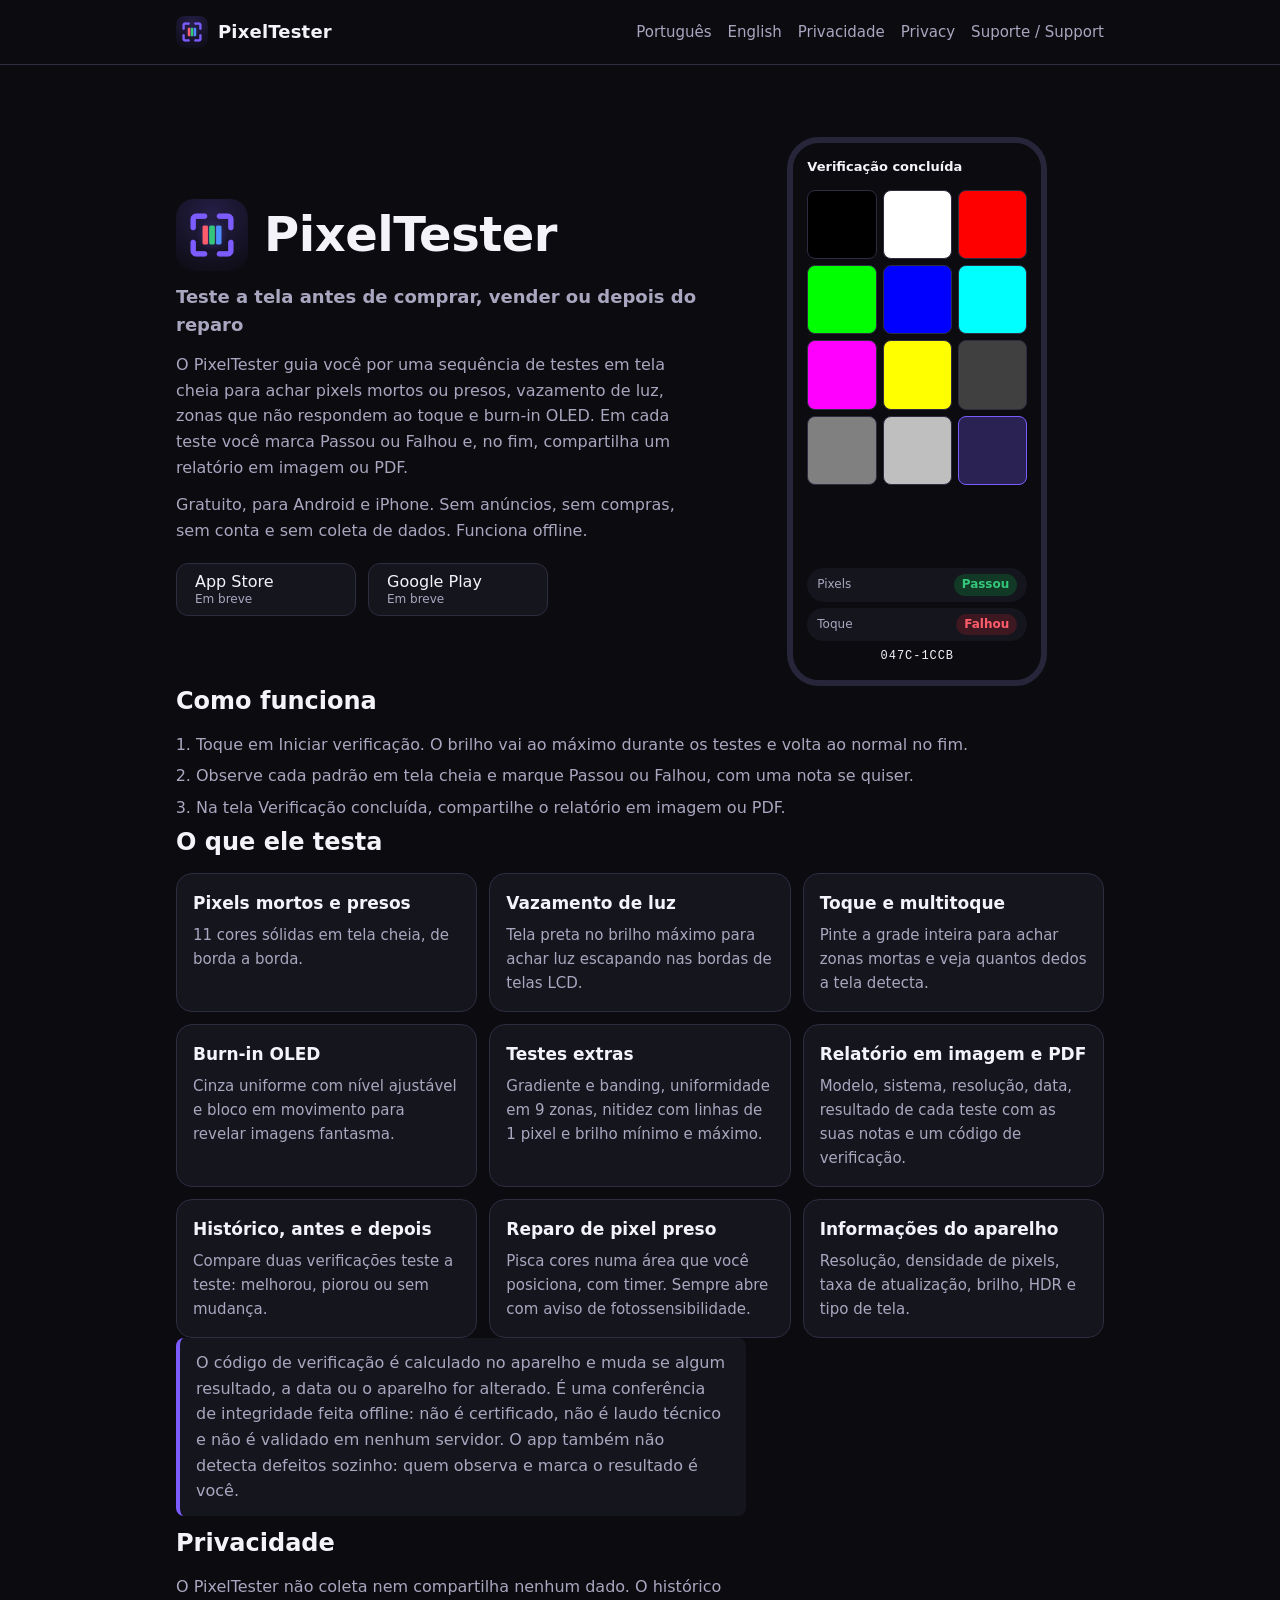
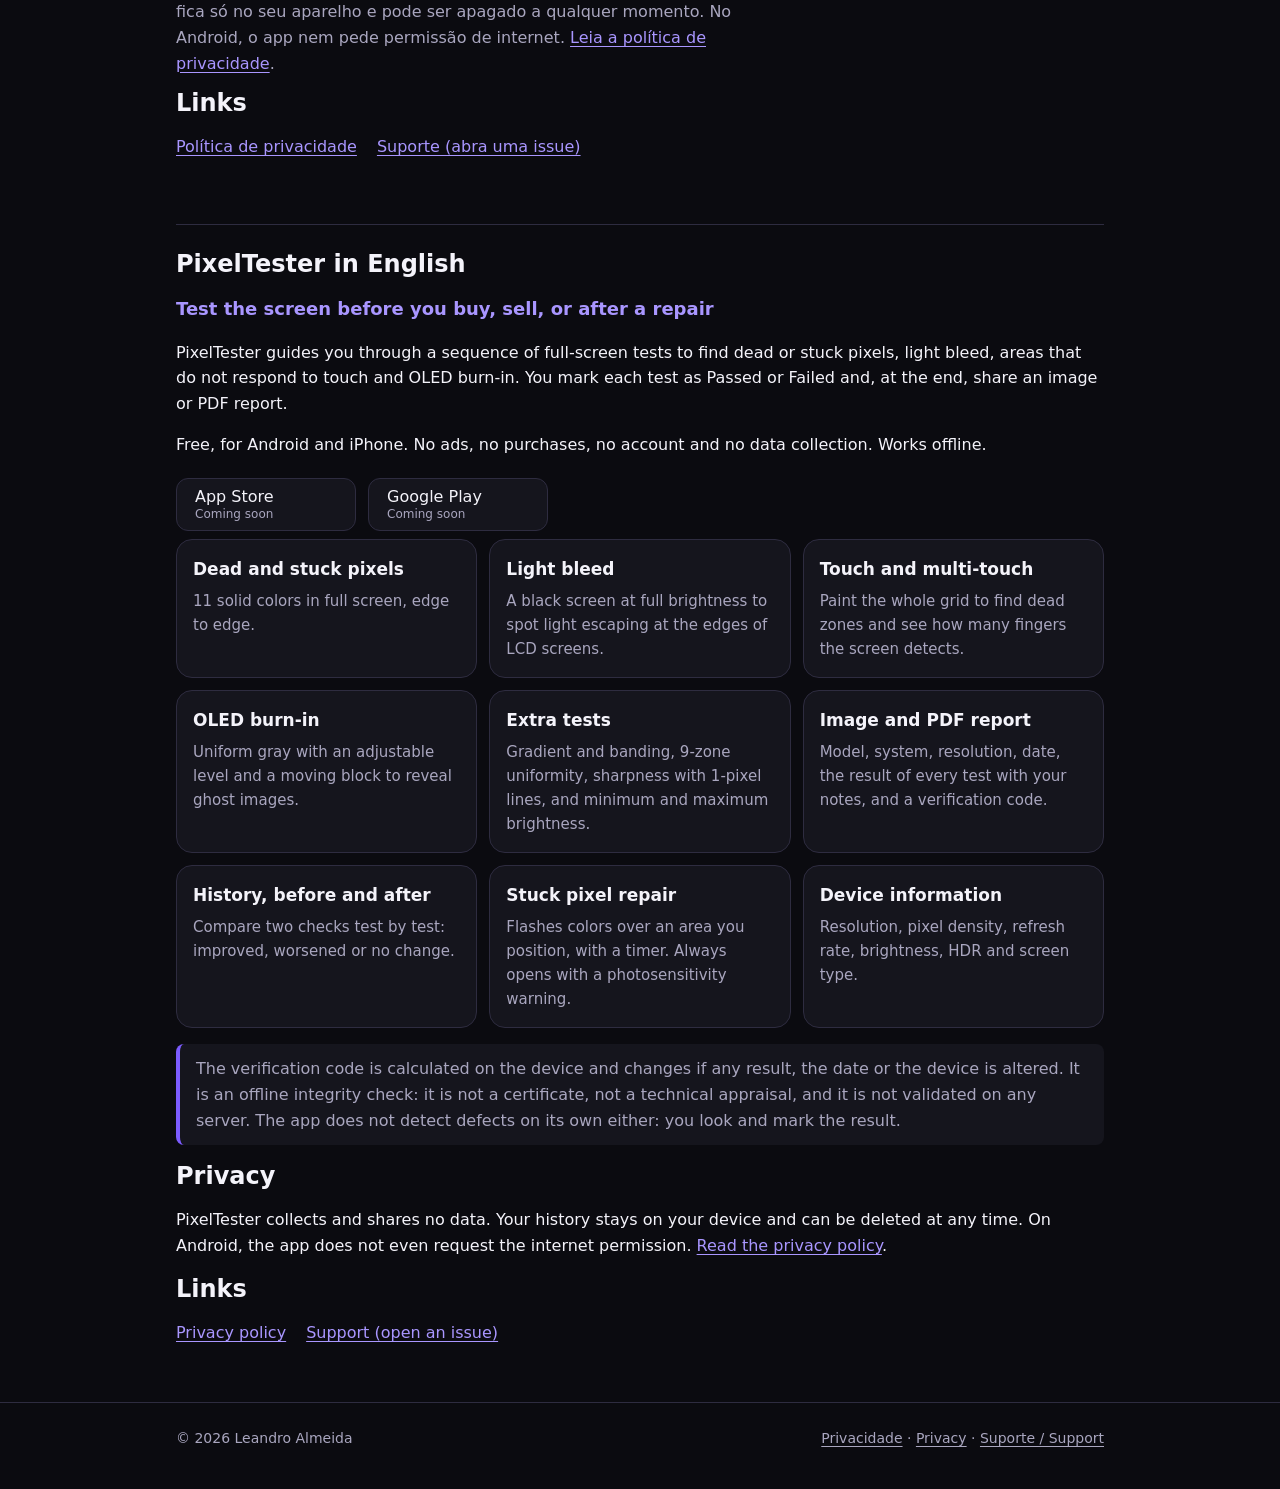
<file: index.html>
<!doctype html>
<html lang="pt-BR">
<head>
  <meta charset="utf-8">
  <meta name="viewport" content="width=device-width, initial-scale=1">
  <meta http-equiv="Content-Security-Policy" content="default-src 'none'; style-src 'self'; img-src 'self'; base-uri 'none'; form-action 'none'">
  <meta name="referrer" content="no-referrer">
  <meta name="color-scheme" content="dark">
  <meta name="theme-color" content="#0B0B10">
  <title>PixelTester · Teste de tela para Android e iPhone</title>
  <meta name="description" content="PixelTester: verificação guiada da tela do celular (pixels mortos e presos, vazamento de luz, toque, multitoque e burn-in) com relatório em imagem ou PDF. Gratuito, sem anúncios, sem conta e sem coleta de dados.">
  <link rel="icon" href="icon.png" type="image/png">
  <link rel="alternate" hreflang="en" href="#en">
  <link rel="stylesheet" href="styles.css">
</head>
<body>
  <a class="skip" href="#pt">Ir para o conteúdo</a>
  <header class="site-header">
    <div class="wrap">
      <a class="brand" href="./" aria-current="page"><img src="icon.png" alt="" width="32" height="32">PixelTester</a>
      <nav class="nav" aria-label="Principal / Main">
        <a href="#pt">Português</a>
        <a href="#en" hreflang="en" lang="en">English</a>
        <a href="privacidade.html">Privacidade</a>
        <a href="privacy.html" hreflang="en" lang="en">Privacy</a>
        <a href="https://github.com/leandro-as/pixeltester-site/issues">Suporte / Support</a>
      </nav>
    </div>
  </header>

  <main>
    <div class="wrap">
      <section class="hero lang-block" id="pt" lang="pt-BR">
        <div class="hero-grid">
          <div>
            <div class="hero-title">
              <img src="icon.png" alt="Ícone do PixelTester" width="72" height="72">
              <h1>PixelTester</h1>
            </div>
            <p class="tagline">Teste a tela antes de comprar, vender ou depois do reparo</p>
            <p>O PixelTester guia você por uma sequência de testes em tela cheia para achar pixels mortos ou presos, vazamento de luz, zonas que não respondem ao toque e burn-in OLED. Em cada teste você marca Passou ou Falhou e, no fim, compartilha um relatório em imagem ou PDF.</p>
            <p>Gratuito, para Android e iPhone. Sem anúncios, sem compras, sem conta e sem coleta de dados. Funciona offline.</p>
            <div class="stores">
              <span class="button" aria-disabled="true">App Store <small>Em breve</small></span>
              <span class="button" aria-disabled="true">Google Play <small>Em breve</small></span>
            </div>
          </div>
          <div class="phone" role="img" aria-label="Ilustração do app: as 11 cores do teste de pixels, dois resultados e um código de verificação">
            <div class="phone-head">Verificação concluída</div>
            <div class="swatches" aria-hidden="true">
              <span></span><span></span><span></span><span></span><span></span><span></span>
              <span></span><span></span><span></span><span></span><span></span><span></span>
            </div>
            <div class="phone-result" aria-hidden="true">
              <div class="pill">Pixels <b class="ok">Passou</b></div>
              <div class="pill">Toque <b class="bad">Falhou</b></div>
              <div class="code">047C-1CCB</div>
            </div>
          </div>
        </div>

        <h2>Como funciona</h2>
        <ol class="steps">
          <li>Toque em Iniciar verificação. O brilho vai ao máximo durante os testes e volta ao normal no fim.</li>
          <li>Observe cada padrão em tela cheia e marque Passou ou Falhou, com uma nota se quiser.</li>
          <li>Na tela Verificação concluída, compartilhe o relatório em imagem ou PDF.</li>
        </ol>

        <h2>O que ele testa</h2>
        <ul class="features">
          <li><h3>Pixels mortos e presos</h3><p>11 cores sólidas em tela cheia, de borda a borda.</p></li>
          <li><h3>Vazamento de luz</h3><p>Tela preta no brilho máximo para achar luz escapando nas bordas de telas LCD.</p></li>
          <li><h3>Toque e multitoque</h3><p>Pinte a grade inteira para achar zonas mortas e veja quantos dedos a tela detecta.</p></li>
          <li><h3>Burn-in OLED</h3><p>Cinza uniforme com nível ajustável e bloco em movimento para revelar imagens fantasma.</p></li>
          <li><h3>Testes extras</h3><p>Gradiente e banding, uniformidade em 9 zonas, nitidez com linhas de 1 pixel e brilho mínimo e máximo.</p></li>
          <li><h3>Relatório em imagem e PDF</h3><p>Modelo, sistema, resolução, data, resultado de cada teste com as suas notas e um código de verificação.</p></li>
          <li><h3>Histórico, antes e depois</h3><p>Compare duas verificações teste a teste: melhorou, piorou ou sem mudança.</p></li>
          <li><h3>Reparo de pixel preso</h3><p>Pisca cores numa área que você posiciona, com timer. Sempre abre com aviso de fotossensibilidade.</p></li>
          <li><h3>Informações do aparelho</h3><p>Resolução, densidade de pixels, taxa de atualização, brilho, HDR e tipo de tela.</p></li>
        </ul>

        <p class="note">O código de verificação é calculado no aparelho e muda se algum resultado, a data ou o aparelho for alterado. É uma conferência de integridade feita offline: não é certificado, não é laudo técnico e não é validado em nenhum servidor. O app também não detecta defeitos sozinho: quem observa e marca o resultado é você.</p>

        <h2>Privacidade</h2>
        <p>O PixelTester não coleta nem compartilha nenhum dado. O histórico fica só no seu aparelho e pode ser apagado a qualquer momento. No Android, o app nem pede permissão de internet. <a href="privacidade.html">Leia a política de privacidade</a>.</p>

        <h2>Links</h2>
        <ul class="links">
          <li><a href="privacidade.html">Política de privacidade</a></li>
          <li><a href="https://github.com/leandro-as/pixeltester-site/issues">Suporte (abra uma issue)</a></li>
        </ul>
      </section>

      <section class="lang-block" id="en" lang="en">
        <h2>PixelTester in English</h2>
        <p class="tagline">Test the screen before you buy, sell, or after a repair</p>
        <p>PixelTester guides you through a sequence of full-screen tests to find dead or stuck pixels, light bleed, areas that do not respond to touch and OLED burn-in. You mark each test as Passed or Failed and, at the end, share an image or PDF report.</p>
        <p>Free, for Android and iPhone. No ads, no purchases, no account and no data collection. Works offline.</p>
        <div class="stores">
          <span class="button" aria-disabled="true">App Store <small>Coming soon</small></span>
          <span class="button" aria-disabled="true">Google Play <small>Coming soon</small></span>
        </div>

        <ul class="features">
          <li><h3>Dead and stuck pixels</h3><p>11 solid colors in full screen, edge to edge.</p></li>
          <li><h3>Light bleed</h3><p>A black screen at full brightness to spot light escaping at the edges of LCD screens.</p></li>
          <li><h3>Touch and multi-touch</h3><p>Paint the whole grid to find dead zones and see how many fingers the screen detects.</p></li>
          <li><h3>OLED burn-in</h3><p>Uniform gray with an adjustable level and a moving block to reveal ghost images.</p></li>
          <li><h3>Extra tests</h3><p>Gradient and banding, 9-zone uniformity, sharpness with 1-pixel lines, and minimum and maximum brightness.</p></li>
          <li><h3>Image and PDF report</h3><p>Model, system, resolution, date, the result of every test with your notes, and a verification code.</p></li>
          <li><h3>History, before and after</h3><p>Compare two checks test by test: improved, worsened or no change.</p></li>
          <li><h3>Stuck pixel repair</h3><p>Flashes colors over an area you position, with a timer. Always opens with a photosensitivity warning.</p></li>
          <li><h3>Device information</h3><p>Resolution, pixel density, refresh rate, brightness, HDR and screen type.</p></li>
        </ul>

        <p class="note">The verification code is calculated on the device and changes if any result, the date or the device is altered. It is an offline integrity check: it is not a certificate, not a technical appraisal, and it is not validated on any server. The app does not detect defects on its own either: you look and mark the result.</p>

        <h2>Privacy</h2>
        <p>PixelTester collects and shares no data. Your history stays on your device and can be deleted at any time. On Android, the app does not even request the internet permission. <a href="privacy.html">Read the privacy policy</a>.</p>

        <h2>Links</h2>
        <ul class="links">
          <li><a href="privacy.html">Privacy policy</a></li>
          <li><a href="https://github.com/leandro-as/pixeltester-site/issues">Support (open an issue)</a></li>
        </ul>
      </section>
    </div>
  </main>

  <footer class="site-footer">
    <div class="wrap">
      <span>© 2026 Leandro Almeida</span>
      <span><a href="privacidade.html">Privacidade</a> · <a href="privacy.html" hreflang="en" lang="en">Privacy</a> · <a href="https://github.com/leandro-as/pixeltester-site/issues">Suporte / Support</a></span>
    </div>
  </footer>
</body>
</html>
</file>
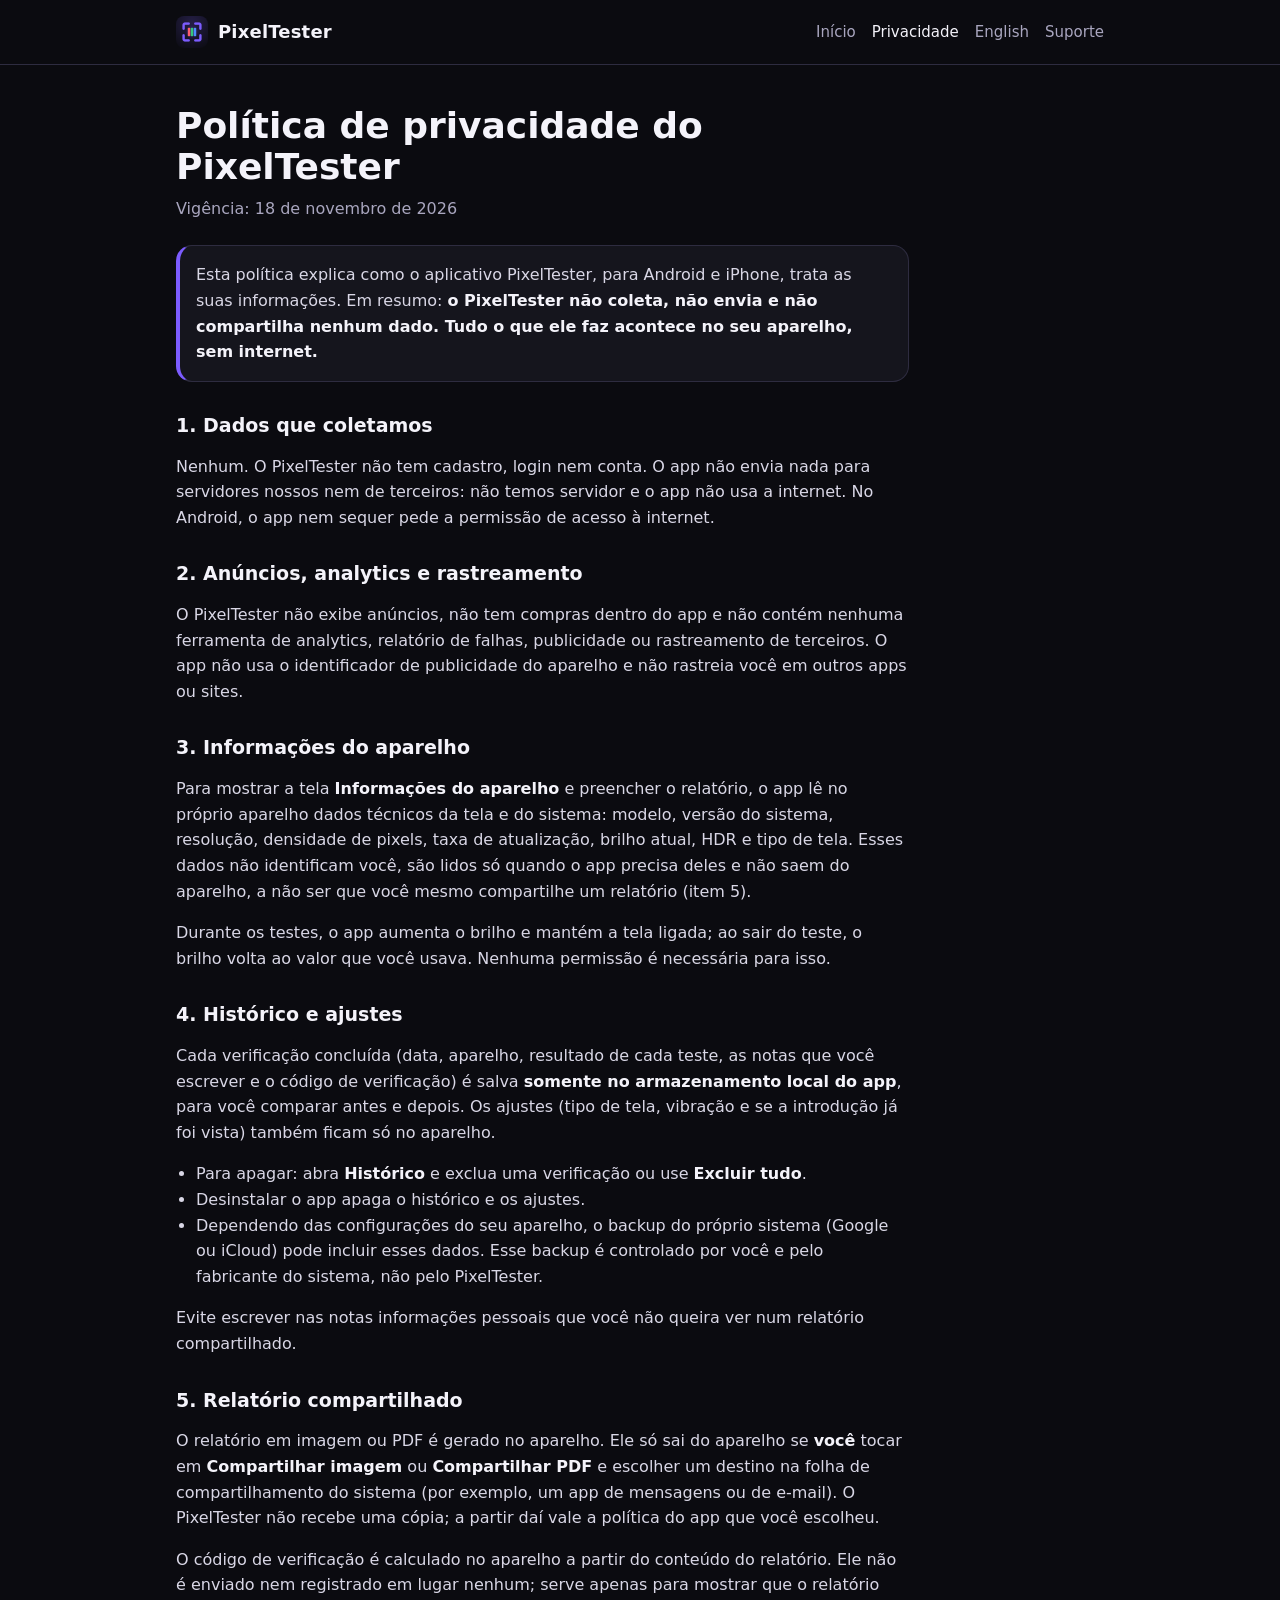
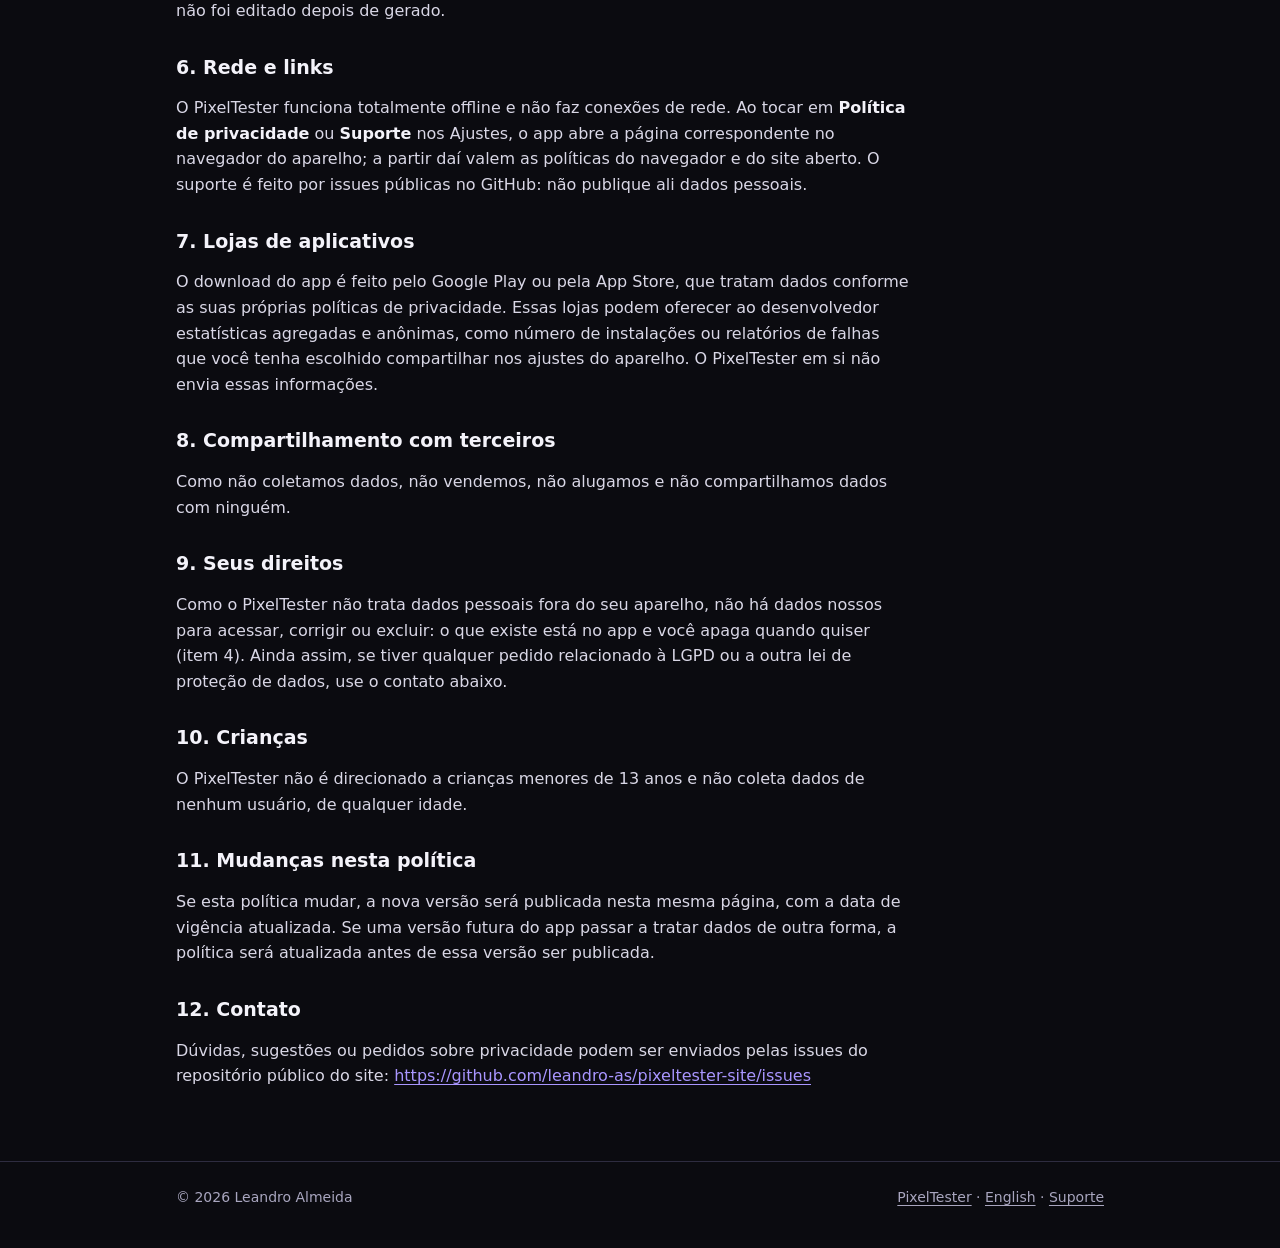
<file: privacidade.html>
<!doctype html>
<html lang="pt-BR">
<head>
  <meta charset="utf-8">
  <meta name="viewport" content="width=device-width, initial-scale=1">
  <meta http-equiv="Content-Security-Policy" content="default-src 'none'; style-src 'self'; img-src 'self'; base-uri 'none'; form-action 'none'">
  <meta name="referrer" content="no-referrer">
  <meta name="color-scheme" content="dark">
  <meta name="theme-color" content="#0B0B10">
  <title>Política de privacidade · PixelTester</title>
  <meta name="description" content="Política de privacidade do PixelTester: o app não coleta, não envia e não compartilha nenhum dado.">
  <link rel="icon" href="icon.png" type="image/png">
  <link rel="alternate" hreflang="en" href="privacy.html">
  <link rel="stylesheet" href="styles.css">
</head>
<body>
  <header class="site-header">
    <div class="wrap">
      <a class="brand" href="./"><img src="icon.png" alt="" width="32" height="32">PixelTester</a>
      <nav class="nav" aria-label="Principal">
        <a href="./#pt">Início</a>
        <a href="privacidade.html" aria-current="page">Privacidade</a>
        <a href="privacy.html" hreflang="en" lang="en">English</a>
        <a href="https://github.com/leandro-as/pixeltester-site/issues">Suporte</a>
      </nav>
    </div>
  </header>

  <main>
    <div class="wrap">
      <article class="doc">
        <h1>Política de privacidade do PixelTester</h1>
        <p class="meta">Vigência: 18 de novembro de 2026</p>

        <div class="summary">
          <p>Esta política explica como o aplicativo PixelTester, para Android e iPhone, trata as suas informações. Em resumo: <strong>o PixelTester não coleta, não envia e não compartilha nenhum dado. Tudo o que ele faz acontece no seu aparelho, sem internet.</strong></p>
        </div>
        <h2>1. Dados que coletamos</h2>
        <p>Nenhum. O PixelTester não tem cadastro, login nem conta. O app não envia nada para servidores nossos nem de terceiros: não temos servidor e o app não usa a internet. No Android, o app nem sequer pede a permissão de acesso à internet.</p>
        <h2>2. Anúncios, analytics e rastreamento</h2>
        <p>O PixelTester não exibe anúncios, não tem compras dentro do app e não contém nenhuma ferramenta de analytics, relatório de falhas, publicidade ou rastreamento de terceiros. O app não usa o identificador de publicidade do aparelho e não rastreia você em outros apps ou sites.</p>
        <h2>3. Informações do aparelho</h2>
        <p>Para mostrar a tela <strong>Informações do aparelho</strong> e preencher o relatório, o app lê no próprio aparelho dados técnicos da tela e do sistema: modelo, versão do sistema, resolução, densidade de pixels, taxa de atualização, brilho atual, HDR e tipo de tela. Esses dados não identificam você, são lidos só quando o app precisa deles e não saem do aparelho, a não ser que você mesmo compartilhe um relatório (item 5).</p>
        <p>Durante os testes, o app aumenta o brilho e mantém a tela ligada; ao sair do teste, o brilho volta ao valor que você usava. Nenhuma permissão é necessária para isso.</p>
        <h2>4. Histórico e ajustes</h2>
        <p>Cada verificação concluída (data, aparelho, resultado de cada teste, as notas que você escrever e o código de verificação) é salva <strong>somente no armazenamento local do app</strong>, para você comparar antes e depois. Os ajustes (tipo de tela, vibração e se a introdução já foi vista) também ficam só no aparelho.</p>
        <ul>
          <li>Para apagar: abra <strong>Histórico</strong> e exclua uma verificação ou use <strong>Excluir tudo</strong>.</li>
          <li>Desinstalar o app apaga o histórico e os ajustes.</li>
          <li>Dependendo das configurações do seu aparelho, o backup do próprio sistema (Google ou iCloud) pode incluir esses dados. Esse backup é controlado por você e pelo fabricante do sistema, não pelo PixelTester.</li>
        </ul>
        <p>Evite escrever nas notas informações pessoais que você não queira ver num relatório compartilhado.</p>
        <h2>5. Relatório compartilhado</h2>
        <p>O relatório em imagem ou PDF é gerado no aparelho. Ele só sai do aparelho se <strong>você</strong> tocar em <strong>Compartilhar imagem</strong> ou <strong>Compartilhar PDF</strong> e escolher um destino na folha de compartilhamento do sistema (por exemplo, um app de mensagens ou de e-mail). O PixelTester não recebe uma cópia; a partir daí vale a política do app que você escolheu.</p>
        <p>O código de verificação é calculado no aparelho a partir do conteúdo do relatório. Ele não é enviado nem registrado em lugar nenhum; serve apenas para mostrar que o relatório não foi editado depois de gerado.</p>
        <h2>6. Rede e links</h2>
        <p>O PixelTester funciona totalmente offline e não faz conexões de rede. Ao tocar em <strong>Política de privacidade</strong> ou <strong>Suporte</strong> nos Ajustes, o app abre a página correspondente no navegador do aparelho; a partir daí valem as políticas do navegador e do site aberto. O suporte é feito por issues públicas no GitHub: não publique ali dados pessoais.</p>
        <h2>7. Lojas de aplicativos</h2>
        <p>O download do app é feito pelo Google Play ou pela App Store, que tratam dados conforme as suas próprias políticas de privacidade. Essas lojas podem oferecer ao desenvolvedor estatísticas agregadas e anônimas, como número de instalações ou relatórios de falhas que você tenha escolhido compartilhar nos ajustes do aparelho. O PixelTester em si não envia essas informações.</p>
        <h2>8. Compartilhamento com terceiros</h2>
        <p>Como não coletamos dados, não vendemos, não alugamos e não compartilhamos dados com ninguém.</p>
        <h2>9. Seus direitos</h2>
        <p>Como o PixelTester não trata dados pessoais fora do seu aparelho, não há dados nossos para acessar, corrigir ou excluir: o que existe está no app e você apaga quando quiser (item 4). Ainda assim, se tiver qualquer pedido relacionado à LGPD ou a outra lei de proteção de dados, use o contato abaixo.</p>
        <h2>10. Crianças</h2>
        <p>O PixelTester não é direcionado a crianças menores de 13 anos e não coleta dados de nenhum usuário, de qualquer idade.</p>
        <h2>11. Mudanças nesta política</h2>
        <p>Se esta política mudar, a nova versão será publicada nesta mesma página, com a data de vigência atualizada. Se uma versão futura do app passar a tratar dados de outra forma, a política será atualizada antes de essa versão ser publicada.</p>
        <h2>12. Contato</h2>
        <p>Dúvidas, sugestões ou pedidos sobre privacidade podem ser enviados pelas issues do repositório público do site: <a href="https://github.com/leandro-as/pixeltester-site/issues">https://github.com/leandro-as/pixeltester-site/issues</a></p>
      </article>
    </div>
  </main>

  <footer class="site-footer">
    <div class="wrap">
      <span>© 2026 Leandro Almeida</span>
      <span><a href="./">PixelTester</a> · <a href="privacy.html" hreflang="en" lang="en">English</a> · <a href="https://github.com/leandro-as/pixeltester-site/issues">Suporte</a></span>
    </div>
  </footer>
</body>
</html>
</file>
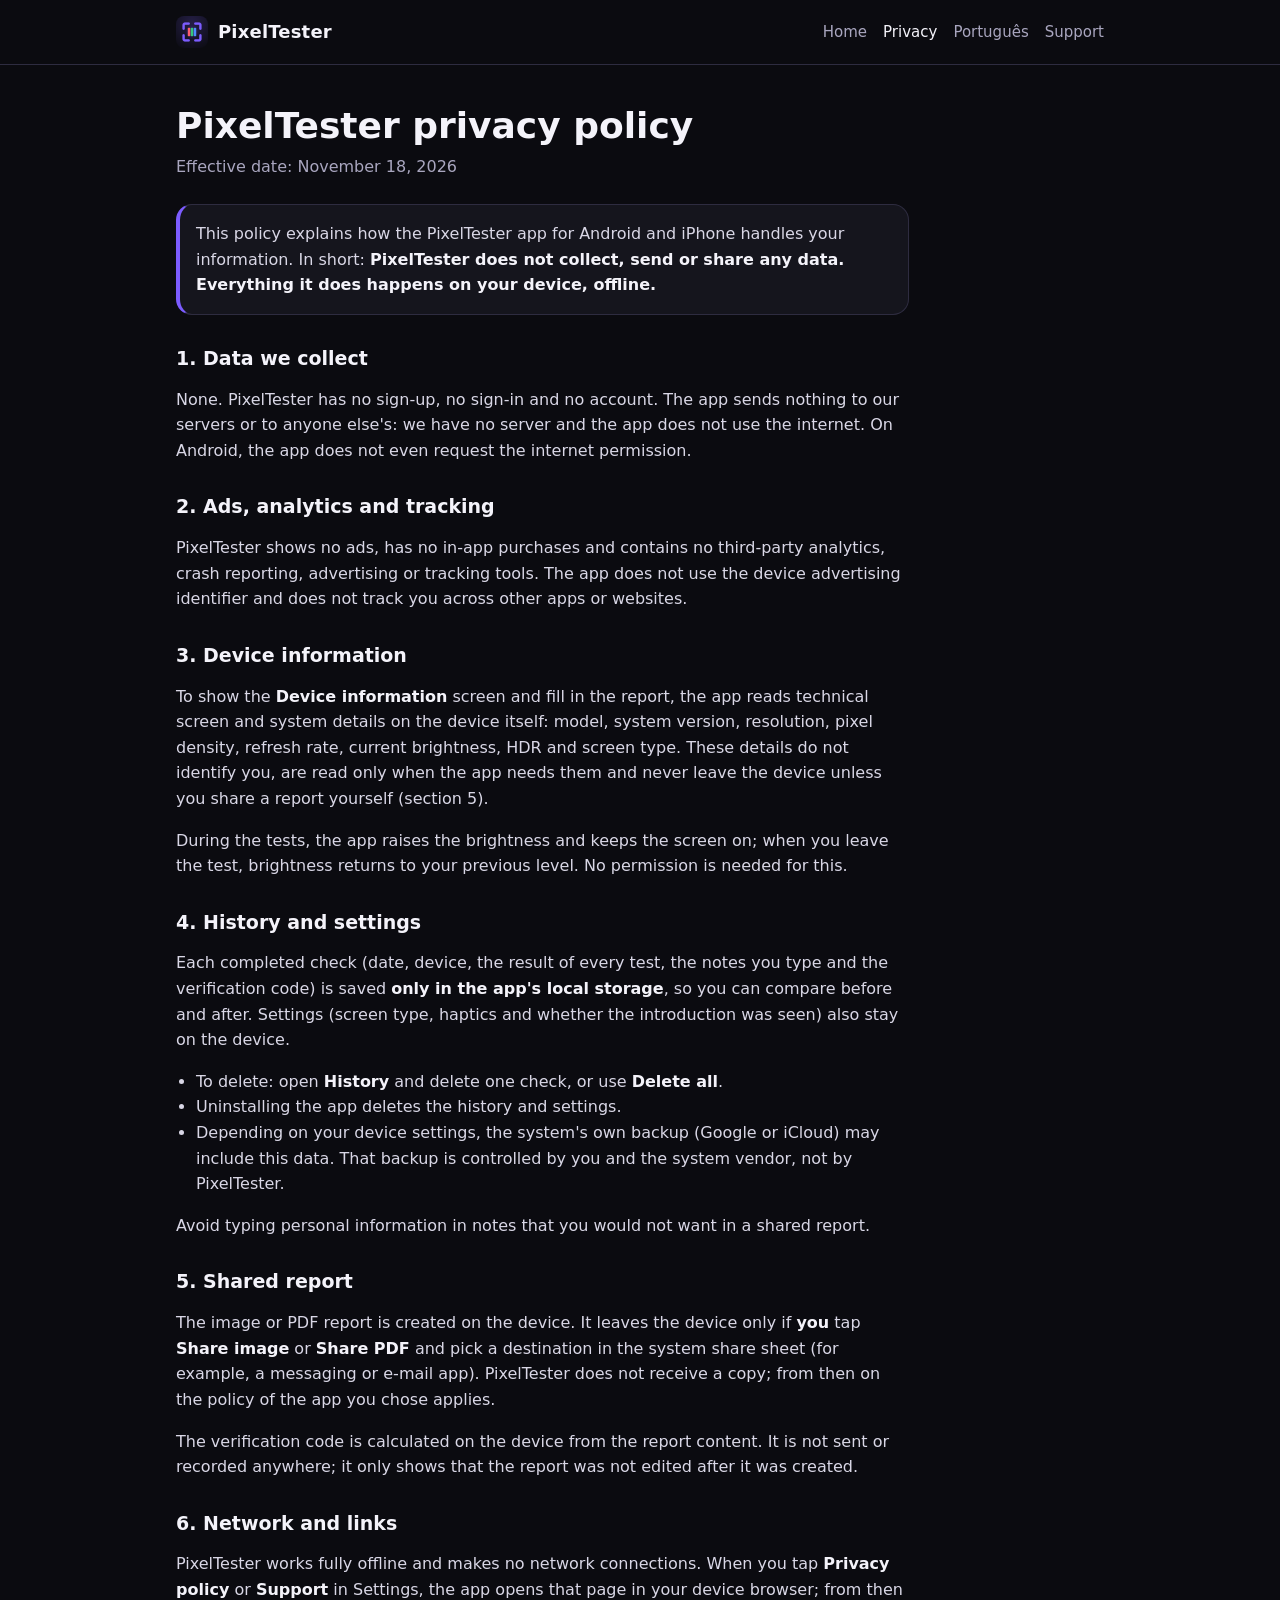
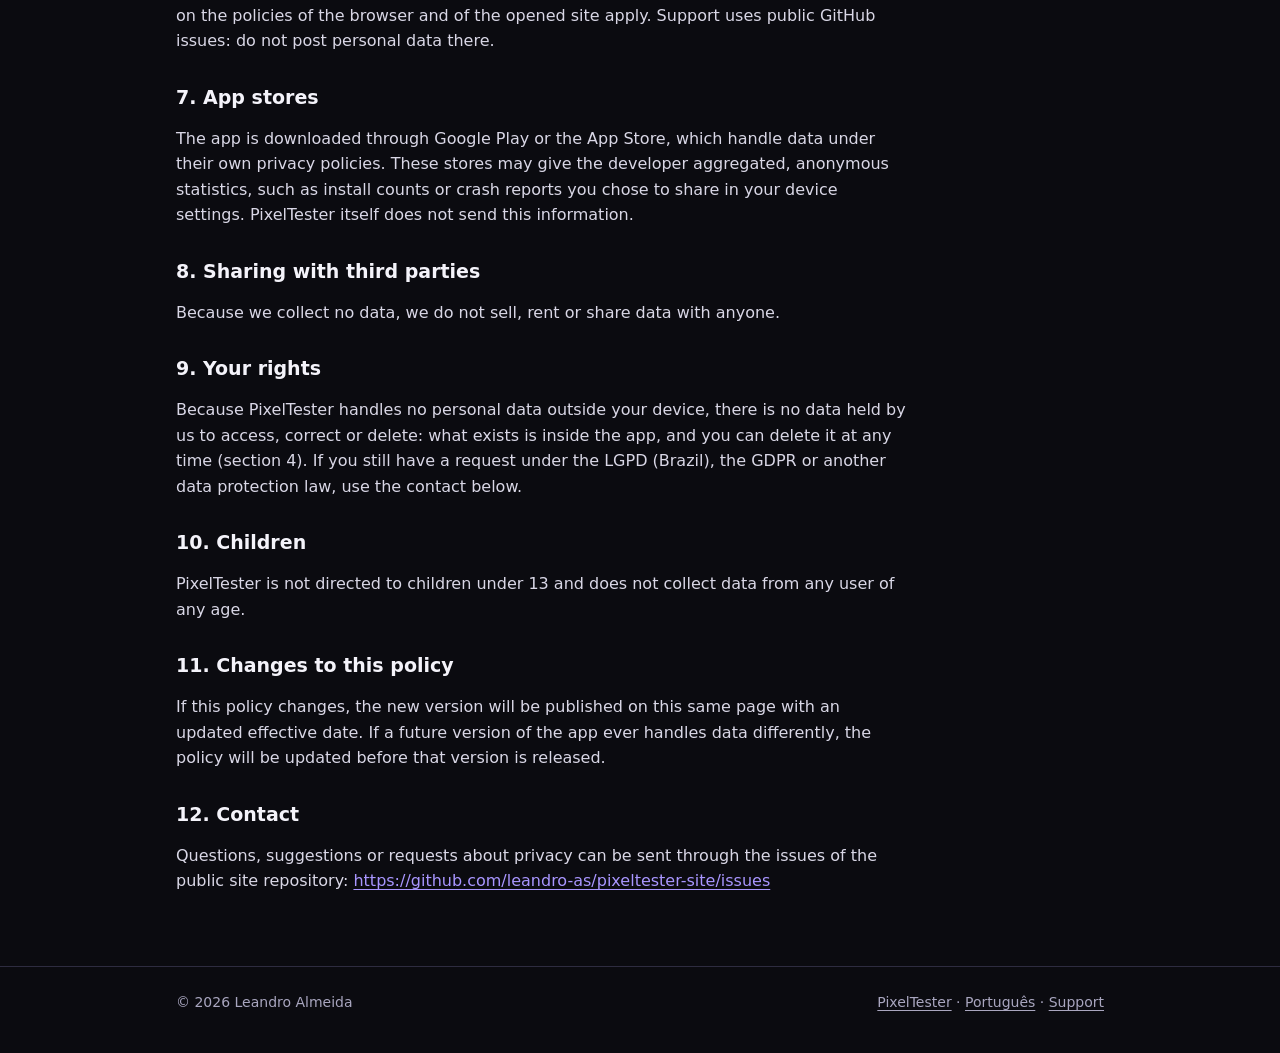
<file: privacy.html>
<!doctype html>
<html lang="en">
<head>
  <meta charset="utf-8">
  <meta name="viewport" content="width=device-width, initial-scale=1">
  <meta http-equiv="Content-Security-Policy" content="default-src 'none'; style-src 'self'; img-src 'self'; base-uri 'none'; form-action 'none'">
  <meta name="referrer" content="no-referrer">
  <meta name="color-scheme" content="dark">
  <meta name="theme-color" content="#0B0B10">
  <title>Privacy policy · PixelTester</title>
  <meta name="description" content="PixelTester privacy policy: the app does not collect, send or share any data.">
  <link rel="icon" href="icon.png" type="image/png">
  <link rel="alternate" hreflang="pt-BR" href="privacidade.html">
  <link rel="stylesheet" href="styles.css">
</head>
<body>
  <header class="site-header">
    <div class="wrap">
      <a class="brand" href="./"><img src="icon.png" alt="" width="32" height="32">PixelTester</a>
      <nav class="nav" aria-label="Main">
        <a href="./#en">Home</a>
        <a href="privacy.html" aria-current="page">Privacy</a>
        <a href="privacidade.html" hreflang="pt-BR" lang="pt-BR">Português</a>
        <a href="https://github.com/leandro-as/pixeltester-site/issues">Support</a>
      </nav>
    </div>
  </header>

  <main>
    <div class="wrap">
      <article class="doc">
        <h1>PixelTester privacy policy</h1>
        <p class="meta">Effective date: November 18, 2026</p>

        <div class="summary">
          <p>This policy explains how the PixelTester app for Android and iPhone handles your information. In short: <strong>PixelTester does not collect, send or share any data. Everything it does happens on your device, offline.</strong></p>
        </div>
        <h2>1. Data we collect</h2>
        <p>None. PixelTester has no sign-up, no sign-in and no account. The app sends nothing to our servers or to anyone else's: we have no server and the app does not use the internet. On Android, the app does not even request the internet permission.</p>
        <h2>2. Ads, analytics and tracking</h2>
        <p>PixelTester shows no ads, has no in-app purchases and contains no third-party analytics, crash reporting, advertising or tracking tools. The app does not use the device advertising identifier and does not track you across other apps or websites.</p>
        <h2>3. Device information</h2>
        <p>To show the <strong>Device information</strong> screen and fill in the report, the app reads technical screen and system details on the device itself: model, system version, resolution, pixel density, refresh rate, current brightness, HDR and screen type. These details do not identify you, are read only when the app needs them and never leave the device unless you share a report yourself (section 5).</p>
        <p>During the tests, the app raises the brightness and keeps the screen on; when you leave the test, brightness returns to your previous level. No permission is needed for this.</p>
        <h2>4. History and settings</h2>
        <p>Each completed check (date, device, the result of every test, the notes you type and the verification code) is saved <strong>only in the app's local storage</strong>, so you can compare before and after. Settings (screen type, haptics and whether the introduction was seen) also stay on the device.</p>
        <ul>
          <li>To delete: open <strong>History</strong> and delete one check, or use <strong>Delete all</strong>.</li>
          <li>Uninstalling the app deletes the history and settings.</li>
          <li>Depending on your device settings, the system's own backup (Google or iCloud) may include this data. That backup is controlled by you and the system vendor, not by PixelTester.</li>
        </ul>
        <p>Avoid typing personal information in notes that you would not want in a shared report.</p>
        <h2>5. Shared report</h2>
        <p>The image or PDF report is created on the device. It leaves the device only if <strong>you</strong> tap <strong>Share image</strong> or <strong>Share PDF</strong> and pick a destination in the system share sheet (for example, a messaging or e-mail app). PixelTester does not receive a copy; from then on the policy of the app you chose applies.</p>
        <p>The verification code is calculated on the device from the report content. It is not sent or recorded anywhere; it only shows that the report was not edited after it was created.</p>
        <h2>6. Network and links</h2>
        <p>PixelTester works fully offline and makes no network connections. When you tap <strong>Privacy policy</strong> or <strong>Support</strong> in Settings, the app opens that page in your device browser; from then on the policies of the browser and of the opened site apply. Support uses public GitHub issues: do not post personal data there.</p>
        <h2>7. App stores</h2>
        <p>The app is downloaded through Google Play or the App Store, which handle data under their own privacy policies. These stores may give the developer aggregated, anonymous statistics, such as install counts or crash reports you chose to share in your device settings. PixelTester itself does not send this information.</p>
        <h2>8. Sharing with third parties</h2>
        <p>Because we collect no data, we do not sell, rent or share data with anyone.</p>
        <h2>9. Your rights</h2>
        <p>Because PixelTester handles no personal data outside your device, there is no data held by us to access, correct or delete: what exists is inside the app, and you can delete it at any time (section 4). If you still have a request under the LGPD (Brazil), the GDPR or another data protection law, use the contact below.</p>
        <h2>10. Children</h2>
        <p>PixelTester is not directed to children under 13 and does not collect data from any user of any age.</p>
        <h2>11. Changes to this policy</h2>
        <p>If this policy changes, the new version will be published on this same page with an updated effective date. If a future version of the app ever handles data differently, the policy will be updated before that version is released.</p>
        <h2>12. Contact</h2>
        <p>Questions, suggestions or requests about privacy can be sent through the issues of the public site repository: <a href="https://github.com/leandro-as/pixeltester-site/issues">https://github.com/leandro-as/pixeltester-site/issues</a></p>
      </article>
    </div>
  </main>

  <footer class="site-footer">
    <div class="wrap">
      <span>© 2026 Leandro Almeida</span>
      <span><a href="./">PixelTester</a> · <a href="privacidade.html" hreflang="pt-BR" lang="pt-BR">Português</a> · <a href="https://github.com/leandro-as/pixeltester-site/issues">Support</a></span>
    </div>
  </footer>
</body>
</html>
</file>
<file: styles.css>
/* PixelTester — site estático. Sem fontes externas, scripts, cookies ou rastreadores.
   Cores de shared/tokens.json. Nada pisca nem se move nesta página (o app tem uma
   ferramenta que pisca; o site não repete isso). */

:root {
  --bg: #0B0B10;
  --surface: #15151D;
  --surface-2: #1E1D29;
  --surface-3: #26253A;
  --border: #2E2C40;
  --text: #F4F3FA;
  --muted: #A9A6BF;
  --tertiary: #6E6B85;
  --accent: #7C5CFF;
  --accent-container: #2A2253;
  --on-accent: #FFFFFF;
  --success: #34C77B;
  --success-container: #123826;
  --danger: #FF5D6C;
  --danger-container: #3D1820;
  --radius: 16px;
  --max: 960px;
  color-scheme: dark;
}

*,
*::before,
*::after { box-sizing: border-box; }

html { -webkit-text-size-adjust: 100%; text-size-adjust: 100%; }

body {
  margin: 0;
  background: var(--bg);
  color: var(--text);
  font-family: system-ui, -apple-system, "Segoe UI", Roboto, "Helvetica Neue", Arial, sans-serif;
  font-size: 1rem;
  line-height: 1.6;
}

a { color: #A996FF; text-underline-offset: 3px; }
a:hover { text-decoration-thickness: 2px; }
a:focus-visible,
.button:focus-visible { outline: 3px solid var(--accent); outline-offset: 3px; border-radius: 6px; }

img { max-width: 100%; height: auto; }

.wrap { width: 100%; max-width: var(--max); margin: 0 auto; padding: 0 16px; }

.skip { position: absolute; left: -9999px; }
.skip:focus { left: 16px; top: 8px; background: var(--surface); padding: 8px 12px; border-radius: 8px; z-index: 1; }

/* Cabeçalho */
.site-header { border-bottom: 1px solid var(--border); background: var(--bg); }
.site-header .wrap { display: flex; align-items: center; justify-content: space-between; gap: 16px; min-height: 64px; flex-wrap: wrap; }
.brand { display: inline-flex; align-items: center; gap: 10px; color: var(--text); text-decoration: none; font-weight: 700; font-size: 1.125rem; letter-spacing: 0.01em; }
.brand img { width: 32px; height: 32px; border-radius: 8px; background: var(--accent-container); }
.nav { display: flex; gap: 16px; flex-wrap: wrap; font-size: 0.9375rem; }
.nav a { color: var(--muted); text-decoration: none; }
.nav a:hover,
.nav a[aria-current="page"] { color: var(--text); }

/* Destaque */
.hero { padding: 48px 0 32px; }
.hero-grid { display: grid; gap: 32px; align-items: center; grid-template-columns: 1fr; }
.hero-title { display: flex; align-items: center; gap: 16px; margin: 0 0 12px; }
.hero-title img { width: 72px; height: 72px; border-radius: 18px; background: var(--accent-container); }
.hero h1 { font-size: clamp(2rem, 6vw, 3rem); line-height: 1.1; margin: 0; letter-spacing: -0.01em; }
.tagline { color: #A996FF; font-weight: 600; margin: 0 0 16px; font-size: 1.125rem; }
.hero p { color: var(--muted); margin: 0 0 12px; max-width: 56ch; }

/* Celular ilustrativo: grade com as cores do teste de pixels e um resultado. */
.phone {
  width: 100%;
  max-width: 260px;
  margin: 0 auto;
  aspect-ratio: 9 / 19;
  border-radius: 32px;
  border: 6px solid var(--surface-3);
  background: var(--bg);
  padding: 14px;
  display: grid;
  grid-template-rows: auto 1fr auto;
  gap: 12px;
}
.phone-head { font-size: 0.8125rem; font-weight: 700; color: var(--text); }
.swatches { display: grid; grid-template-columns: repeat(3, 1fr); gap: 6px; align-content: start; }
.swatches span { aspect-ratio: 1; border-radius: 8px; border: 1px solid var(--border); }
.swatches span:nth-child(1)  { background: #000000; }
.swatches span:nth-child(2)  { background: #FFFFFF; }
.swatches span:nth-child(3)  { background: #FF0000; }
.swatches span:nth-child(4)  { background: #00FF00; }
.swatches span:nth-child(5)  { background: #0000FF; }
.swatches span:nth-child(6)  { background: #00FFFF; }
.swatches span:nth-child(7)  { background: #FF00FF; }
.swatches span:nth-child(8)  { background: #FFFF00; }
.swatches span:nth-child(9)  { background: #404040; }
.swatches span:nth-child(10) { background: #808080; }
.swatches span:nth-child(11) { background: #BFBFBF; }
.swatches span:nth-child(12) { background: var(--accent-container); border-color: var(--accent); }
.phone-result { display: grid; gap: 6px; font-size: 0.75rem; }
.pill { display: flex; justify-content: space-between; align-items: center; padding: 6px 10px; border-radius: 999px; background: var(--surface); color: var(--muted); }
.pill b { font-weight: 600; padding: 1px 8px; border-radius: 999px; }
.pill .ok { background: var(--success-container); color: var(--success); }
.pill .bad { background: var(--danger-container); color: var(--danger); }
.code { font-family: ui-monospace, SFMono-Regular, Menlo, Consolas, monospace; color: var(--text); text-align: center; letter-spacing: 0.08em; }

/* Seções e cartões */
section { padding: 24px 0; }
h2 { font-size: 1.5rem; line-height: 1.25; margin: 0 0 16px; }
h3 { font-size: 1.0625rem; margin: 0 0 6px; }

.features { list-style: none; margin: 0; padding: 0; display: grid; gap: 12px; grid-template-columns: 1fr; }
.features li { background: var(--surface); border: 1px solid var(--border); border-radius: var(--radius); padding: 16px; }
.features p { margin: 0; color: var(--muted); font-size: 0.9375rem; }

.steps { margin: 0; padding-left: 1.25rem; color: var(--muted); }
.steps li { margin: 0 0 6px; }

.note { background: var(--surface); border-left: 4px solid var(--accent); border-radius: 8px; padding: 12px 16px; color: var(--muted); }

.lang-block + .lang-block { border-top: 1px solid var(--border); margin-top: 24px; padding-top: 24px; }

/* Botões das lojas */
.stores { display: flex; flex-wrap: wrap; gap: 12px; margin: 20px 0 8px; }
.button {
  display: inline-flex;
  flex-direction: column;
  justify-content: center;
  min-width: 180px;
  min-height: 52px;
  padding: 8px 18px;
  border-radius: 12px;
  border: 1px solid var(--border);
  background: var(--surface);
  color: var(--text);
  text-decoration: none;
  line-height: 1.25;
}
.button small { color: var(--muted); font-size: 0.75rem; }
.button[aria-disabled="true"] { cursor: default; }
.button.primary { background: var(--accent); color: var(--on-accent); border-color: var(--accent); font-weight: 600; }
.button.primary small { color: var(--on-accent); opacity: 0.85; }

.links { display: flex; flex-wrap: wrap; gap: 8px 20px; padding: 0; margin: 0; list-style: none; }

/* Páginas de texto (política) */
.doc { padding: 40px 0 24px; max-width: 72ch; }
.doc h1 { font-size: clamp(1.75rem, 5vw, 2.25rem); line-height: 1.15; margin: 0 0 8px; }
.doc .meta { color: var(--muted); margin: 0 0 24px; }
.doc h2 { font-size: 1.1875rem; margin: 32px 0 8px; }
.doc p,
.doc li { color: #D9D7E6; }
.doc ul { padding-left: 1.25rem; }
.doc strong { color: var(--text); }
.summary { background: var(--surface); border: 1px solid var(--border); border-left: 4px solid var(--accent); border-radius: var(--radius); padding: 16px; }
.summary p { margin: 0; }

/* Rodapé */
.site-footer { border-top: 1px solid var(--border); margin-top: 32px; padding: 24px 0 40px; color: var(--muted); font-size: 0.875rem; }
.site-footer .wrap { display: flex; flex-wrap: wrap; gap: 8px 24px; justify-content: space-between; }
.site-footer a { color: var(--muted); }
.site-footer a:hover { color: var(--text); }

@media (min-width: 720px) {
  .hero { padding: 72px 0 40px; }
  .hero-grid { grid-template-columns: 1.4fr 1fr; }
  .features { grid-template-columns: repeat(2, 1fr); }
}

@media (min-width: 960px) {
  .features { grid-template-columns: repeat(3, 1fr); }
}
</file>
